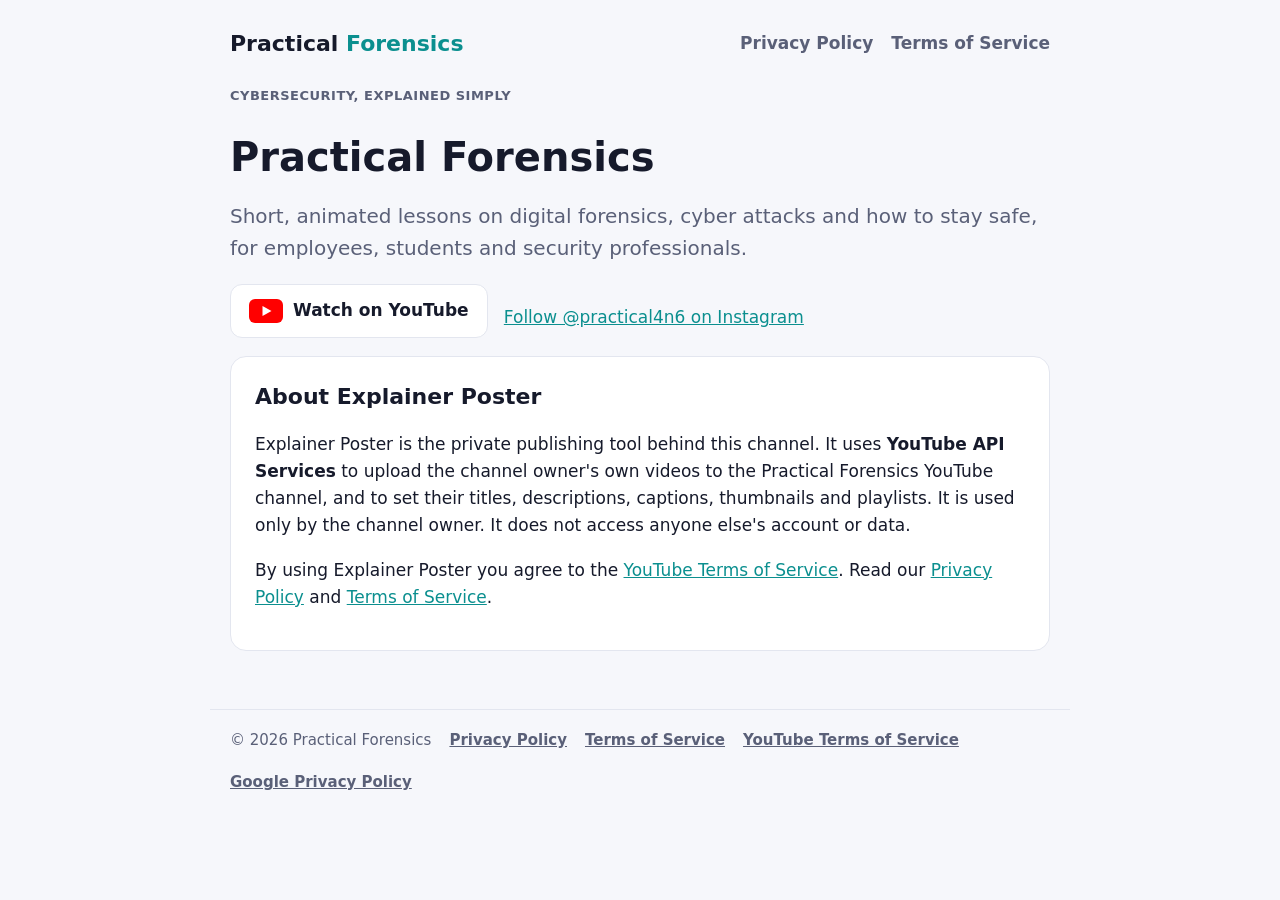
<file: index.html>
<!doctype html>
<html lang="en"><head><meta charset="utf-8"><meta name="viewport" content="width=device-width, initial-scale=1">
<title>Practical Forensics</title>
<meta name="description" content="Practical Forensics: animated cybersecurity and digital forensics lessons on YouTube and Instagram.">
<link rel="stylesheet" href="style.css"></head>
<body>
<header><a class="brand" href="./">Practical <span>Forensics</span></a>
  <nav><a href="privacy.html">Privacy Policy</a><a href="terms.html">Terms of Service</a></nav></header>
<main>
  <span class="badge">Cybersecurity, explained simply</span>
  <h1>Practical Forensics</h1>
  <p class="lead">Short, animated lessons on digital forensics, cyber attacks and how to stay safe, for employees, students and security professionals.</p>

  <p><a class="yt" href="https://www.youtube.com/channel/UC8BAz34_-5oDvRQg-qtU55g">
    <svg viewBox="0 0 34 24" aria-hidden="true"><rect width="34" height="24" rx="6" fill="#FF0000"/><path d="M13.5 7v10l9-5z" fill="#fff"/></svg>
    Watch on YouTube</a>
    &nbsp; <a href="https://www.instagram.com/practical4n6/">Follow @practical4n6 on Instagram</a></p>

  <div class="card">
    <h2 style="margin-top:0">About Explainer Poster</h2>
    <p>Explainer Poster is the private publishing tool behind this channel. It uses <b>YouTube API Services</b> to upload the channel owner's own
    videos to the Practical Forensics YouTube channel, and to set their titles, descriptions, captions, thumbnails and playlists.
    It is used only by the channel owner. It does not access anyone else's account or data.</p>
    <p>By using Explainer Poster you agree to the <a href="https://www.youtube.com/t/terms">YouTube Terms of Service</a>.
    Read our <a href="privacy.html">Privacy Policy</a> and <a href="terms.html">Terms of Service</a>.</p>
  </div>
</main>
<footer><span>© 2026 Practical Forensics</span><a href="privacy.html">Privacy Policy</a><a href="terms.html">Terms of Service</a>
  <a href="https://www.youtube.com/t/terms">YouTube Terms of Service</a><a href="https://policies.google.com/privacy">Google Privacy Policy</a></footer>
</body></html>
</file>
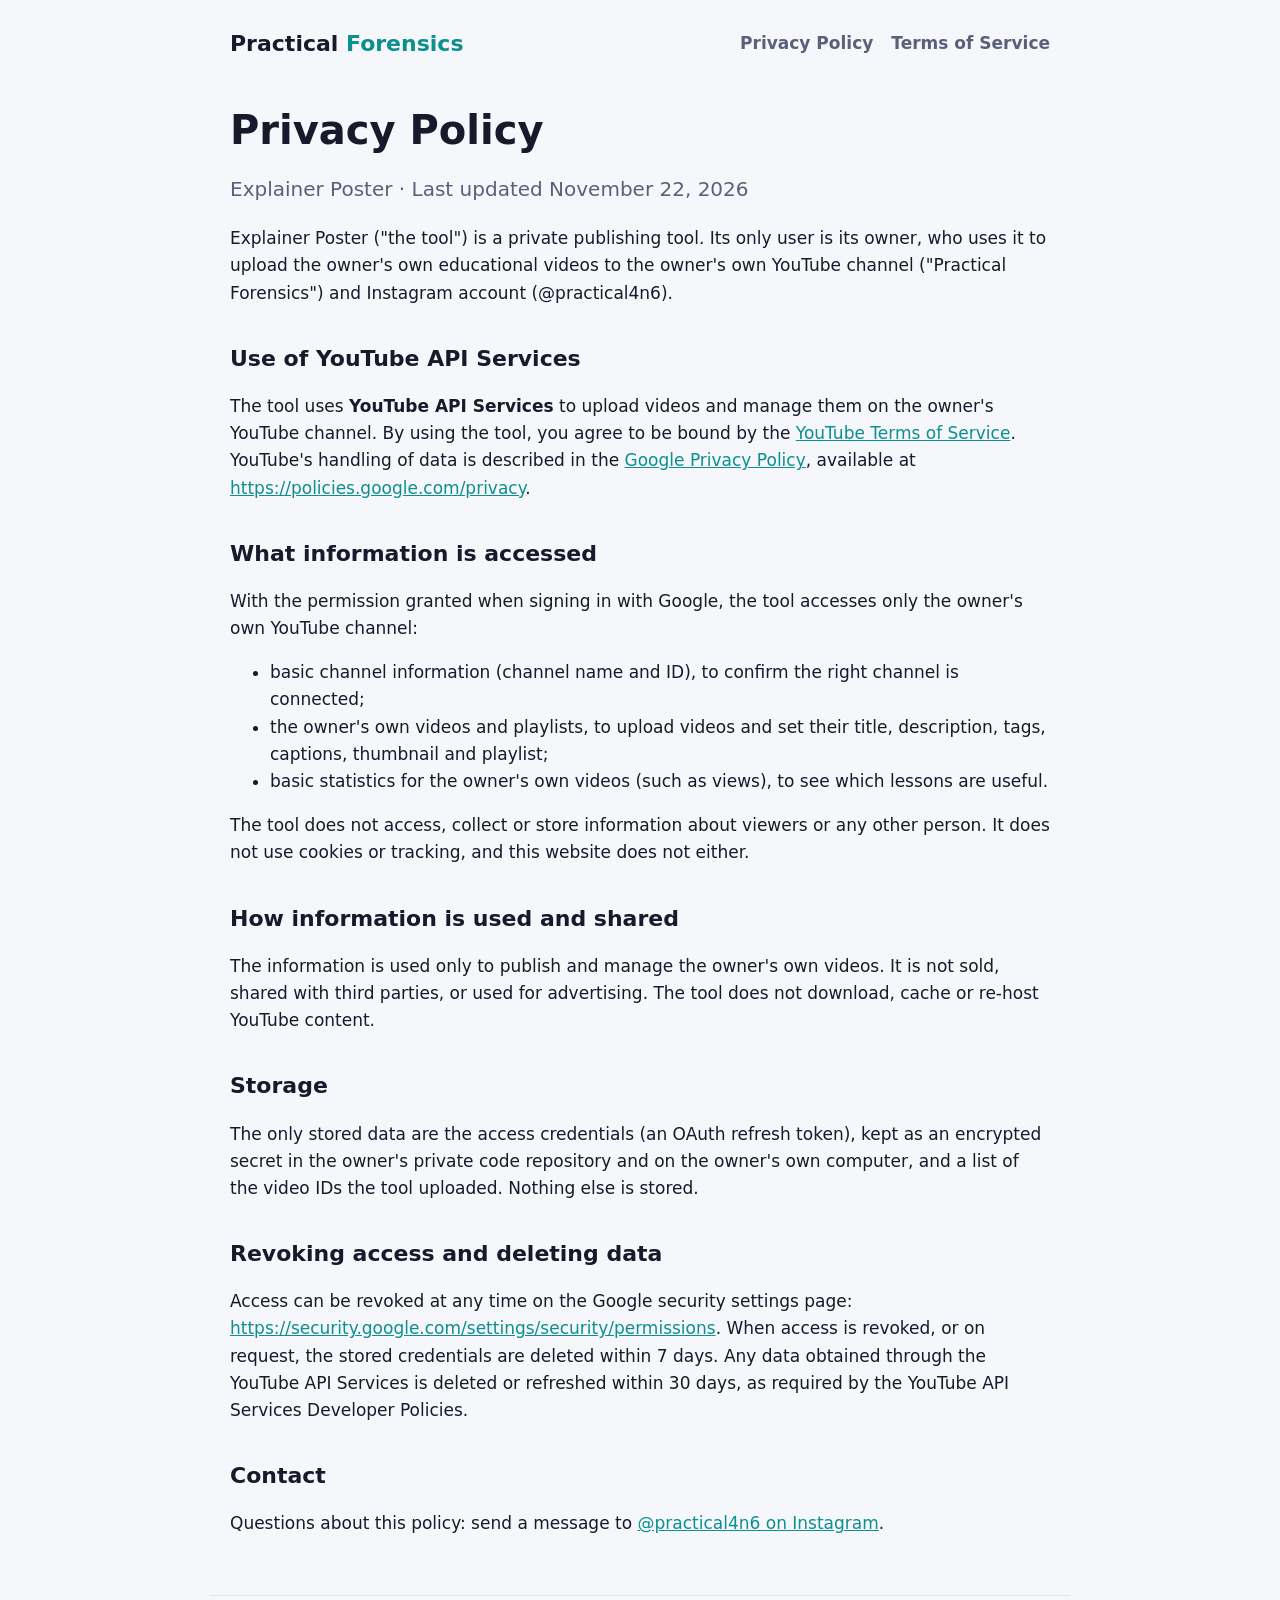
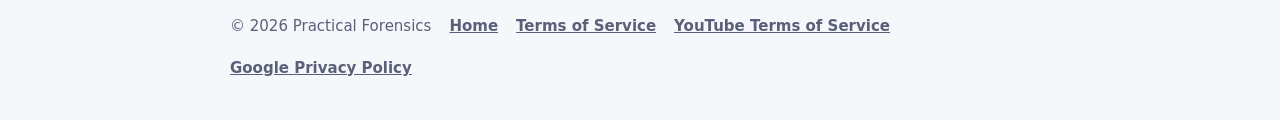
<file: privacy.html>
<!doctype html>
<html lang="en"><head><meta charset="utf-8"><meta name="viewport" content="width=device-width, initial-scale=1">
<title>Privacy Policy · Practical Forensics</title><link rel="stylesheet" href="style.css"></head>
<body>
<header><a class="brand" href="./">Practical <span>Forensics</span></a>
  <nav><a href="privacy.html">Privacy Policy</a><a href="terms.html">Terms of Service</a></nav></header>
<main>
<h1>Privacy Policy</h1>
<p class="lead">Explainer Poster · Last updated November 22, 2026</p>

<p>Explainer Poster ("the tool") is a private publishing tool. Its only user is its owner, who uses it to upload the owner's own educational
videos to the owner's own YouTube channel ("Practical Forensics") and Instagram account (@practical4n6).</p>

<h2>Use of YouTube API Services</h2>
<p>The tool uses <b>YouTube API Services</b> to upload videos and manage them on the owner's YouTube channel. By using the tool, you agree to be bound by
the <a href="https://www.youtube.com/t/terms">YouTube Terms of Service</a>. YouTube's handling of data is described in the
<a href="https://policies.google.com/privacy">Google Privacy Policy</a>, available at
<a href="https://policies.google.com/privacy">https://policies.google.com/privacy</a>.</p>

<h2>What information is accessed</h2>
<p>With the permission granted when signing in with Google, the tool accesses only the owner's own YouTube channel:</p>
<ul>
  <li>basic channel information (channel name and ID), to confirm the right channel is connected;</li>
  <li>the owner's own videos and playlists, to upload videos and set their title, description, tags, captions, thumbnail and playlist;</li>
  <li>basic statistics for the owner's own videos (such as views), to see which lessons are useful.</li>
</ul>
<p>The tool does not access, collect or store information about viewers or any other person. It does not use cookies or tracking,
and this website does not either.</p>

<h2>How information is used and shared</h2>
<p>The information is used only to publish and manage the owner's own videos. It is not sold, shared with third parties, or used for advertising.
The tool does not download, cache or re-host YouTube content.</p>

<h2>Storage</h2>
<p>The only stored data are the access credentials (an OAuth refresh token), kept as an encrypted secret in the owner's private code repository and on the
owner's own computer, and a list of the video IDs the tool uploaded. Nothing else is stored.</p>

<h2>Revoking access and deleting data</h2>
<p>Access can be revoked at any time on the Google security settings page:
<a href="https://security.google.com/settings/security/permissions">https://security.google.com/settings/security/permissions</a>.
When access is revoked, or on request, the stored credentials are deleted within 7 days. Any data obtained through the YouTube API Services is
deleted or refreshed within 30 days, as required by the YouTube API Services Developer Policies.</p>

<h2>Contact</h2>
<p>Questions about this policy: send a message to <a href="https://www.instagram.com/practical4n6/">@practical4n6 on Instagram</a>.</p>
</main>
<footer><span>© 2026 Practical Forensics</span><a href="./">Home</a><a href="terms.html">Terms of Service</a>
  <a href="https://www.youtube.com/t/terms">YouTube Terms of Service</a><a href="https://policies.google.com/privacy">Google Privacy Policy</a></footer>
</body></html>
</file>
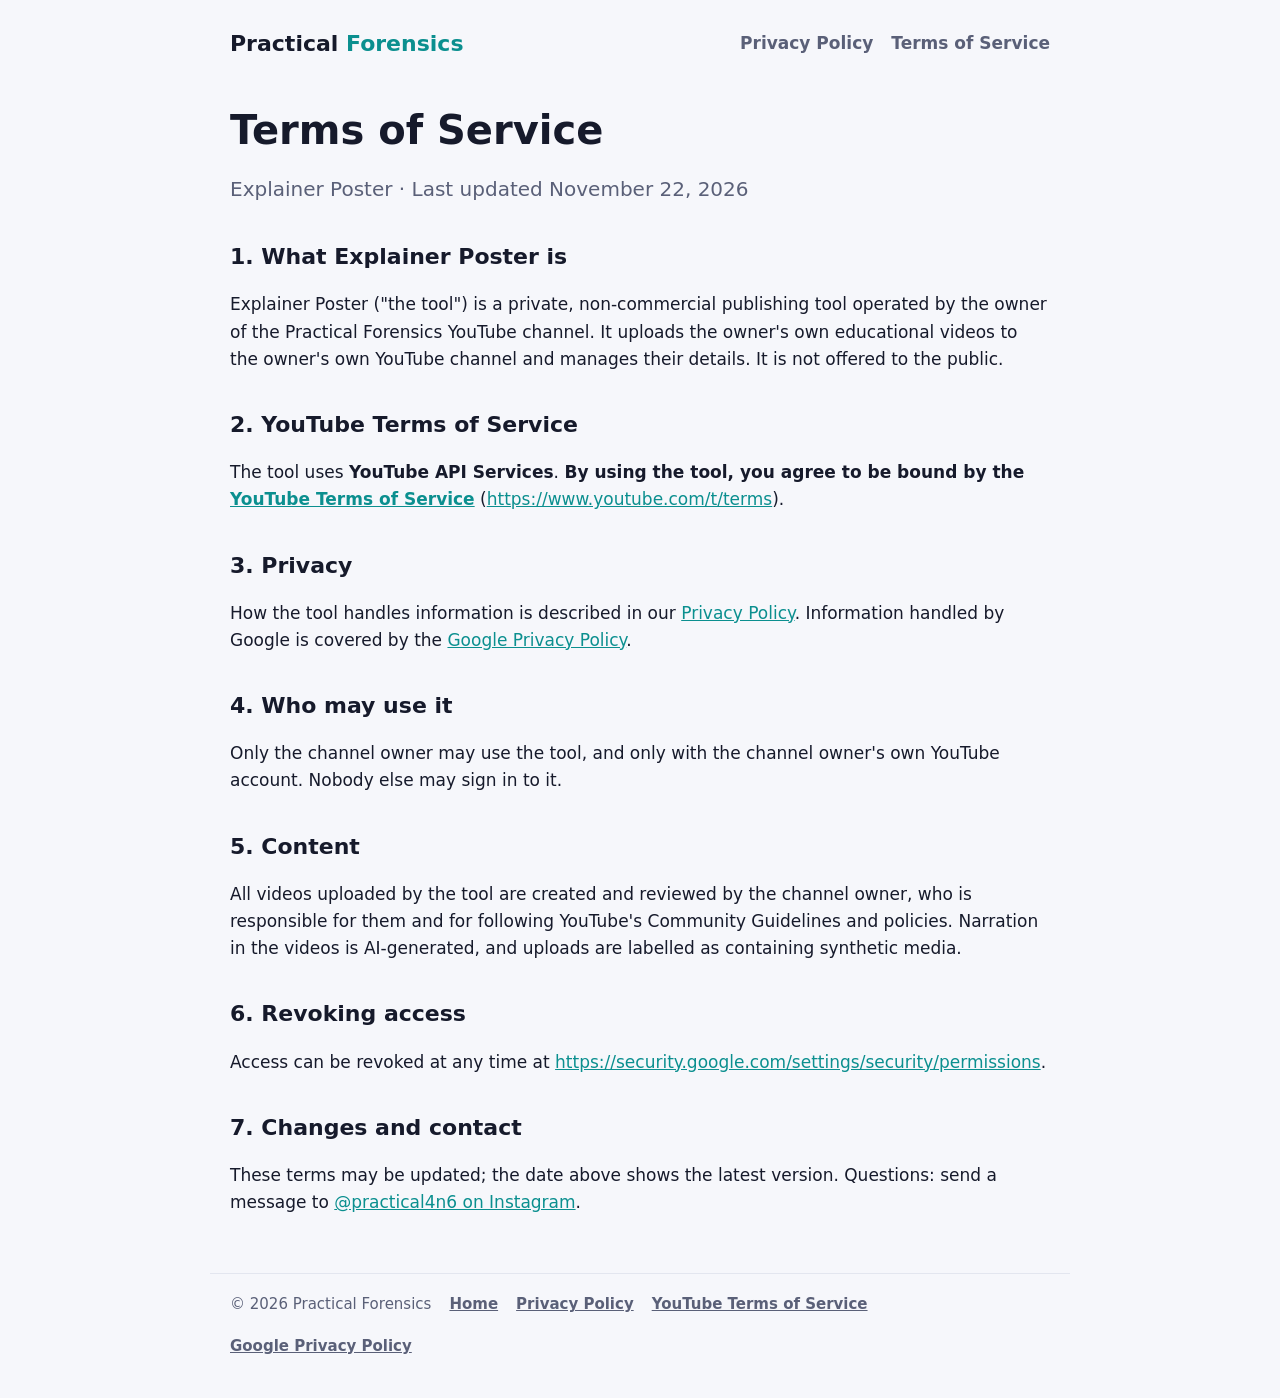
<file: terms.html>
<!doctype html>
<html lang="en"><head><meta charset="utf-8"><meta name="viewport" content="width=device-width, initial-scale=1">
<title>Terms of Service · Practical Forensics</title><link rel="stylesheet" href="style.css"></head>
<body>
<header><a class="brand" href="./">Practical <span>Forensics</span></a>
  <nav><a href="privacy.html">Privacy Policy</a><a href="terms.html">Terms of Service</a></nav></header>
<main>
<h1>Terms of Service</h1>
<p class="lead">Explainer Poster · Last updated November 22, 2026</p>

<h2>1. What Explainer Poster is</h2>
<p>Explainer Poster ("the tool") is a private, non-commercial publishing tool operated by the owner of the Practical Forensics YouTube channel.
It uploads the owner's own educational videos to the owner's own YouTube channel and manages their details. It is not offered to the public.</p>

<h2>2. YouTube Terms of Service</h2>
<p>The tool uses <b>YouTube API Services</b>. <b>By using the tool, you agree to be bound by the
<a href="https://www.youtube.com/t/terms">YouTube Terms of Service</a></b> (<a href="https://www.youtube.com/t/terms">https://www.youtube.com/t/terms</a>).</p>

<h2>3. Privacy</h2>
<p>How the tool handles information is described in our <a href="privacy.html">Privacy Policy</a>. Information handled by Google is covered by the
<a href="https://policies.google.com/privacy">Google Privacy Policy</a>.</p>

<h2>4. Who may use it</h2>
<p>Only the channel owner may use the tool, and only with the channel owner's own YouTube account. Nobody else may sign in to it.</p>

<h2>5. Content</h2>
<p>All videos uploaded by the tool are created and reviewed by the channel owner, who is responsible for them and for following YouTube's
Community Guidelines and policies. Narration in the videos is AI-generated, and uploads are labelled as containing synthetic media.</p>

<h2>6. Revoking access</h2>
<p>Access can be revoked at any time at <a href="https://security.google.com/settings/security/permissions">https://security.google.com/settings/security/permissions</a>.</p>

<h2>7. Changes and contact</h2>
<p>These terms may be updated; the date above shows the latest version. Questions: send a message to
<a href="https://www.instagram.com/practical4n6/">@practical4n6 on Instagram</a>.</p>
</main>
<footer><span>© 2026 Practical Forensics</span><a href="./">Home</a><a href="privacy.html">Privacy Policy</a>
  <a href="https://www.youtube.com/t/terms">YouTube Terms of Service</a><a href="https://policies.google.com/privacy">Google Privacy Policy</a></footer>
</body></html>
</file>
<file: style.css>
:root { --bg: #f6f7fb; --fg: #161a2b; --muted: #5a6078; --card: #fff; --line: #e3e6ef; --accent: #0b8f8f; --yt: #ff0000; }
@media (prefers-color-scheme: dark) { :root { --bg: #0b1024; --fg: #eef1fb; --muted: #a6adc8; --card: #141a33; --line: #262e52; --accent: #3de0d0; } }
* { box-sizing: border-box; }
body { margin: 0; background: var(--bg); color: var(--fg); font: 17px/1.6 Inter, system-ui, -apple-system, "Segoe UI", sans-serif; }
header, main, footer { max-width: 860px; margin: 0 auto; padding: 0 20px; }
header { display: flex; align-items: center; justify-content: space-between; gap: 16px; padding-top: 26px; padding-bottom: 10px; flex-wrap: wrap; }
.brand { font-weight: 800; font-size: 22px; color: var(--fg); text-decoration: none; }
.brand span { color: var(--accent); }
nav a { color: var(--muted); text-decoration: none; margin-left: 18px; font-weight: 600; }
nav a:hover, footer a:hover { color: var(--accent); }
main { padding-top: 10px; padding-bottom: 40px; }
h1 { font-size: 40px; line-height: 1.15; margin: 26px 0 12px; }
h2 { font-size: 22px; margin: 34px 0 8px; }
p, li { color: var(--fg); }
.lead { font-size: 20px; color: var(--muted); }
.card { background: var(--card); border: 1px solid var(--line); border-radius: 16px; padding: 22px 24px; margin: 18px 0; }
.yt { display: inline-flex; align-items: center; gap: 10px; padding: 12px 18px; border-radius: 12px; background: var(--card); border: 1px solid var(--line);
  color: var(--fg); text-decoration: none; font-weight: 700; }
.yt svg { width: 34px; height: 24px; }
.badge { display: inline-block; font-size: 13px; font-weight: 700; letter-spacing: .5px; text-transform: uppercase; color: var(--muted); }
footer { border-top: 1px solid var(--line); padding-top: 18px; padding-bottom: 40px; color: var(--muted); font-size: 15px; display: flex; gap: 18px; flex-wrap: wrap; }
footer a { color: var(--muted); font-weight: 700; }
a { color: var(--accent); }
</file>
